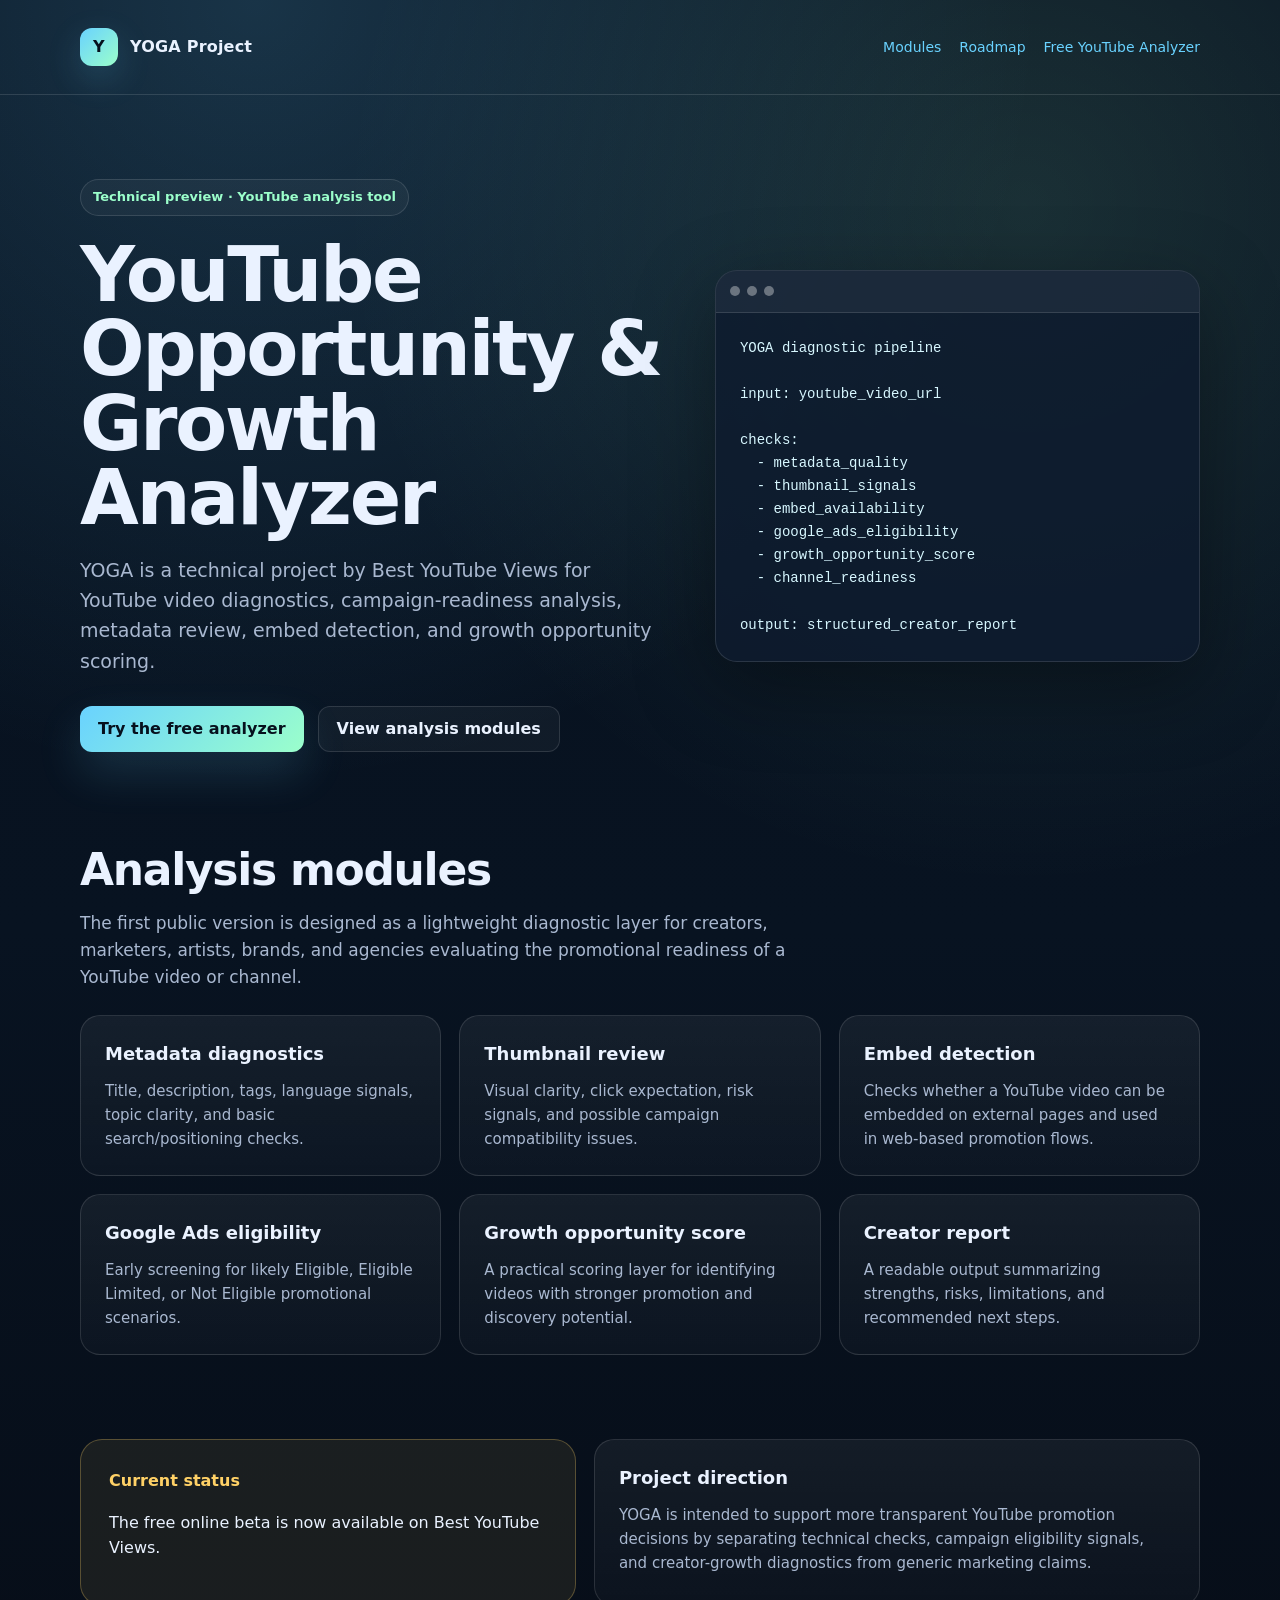
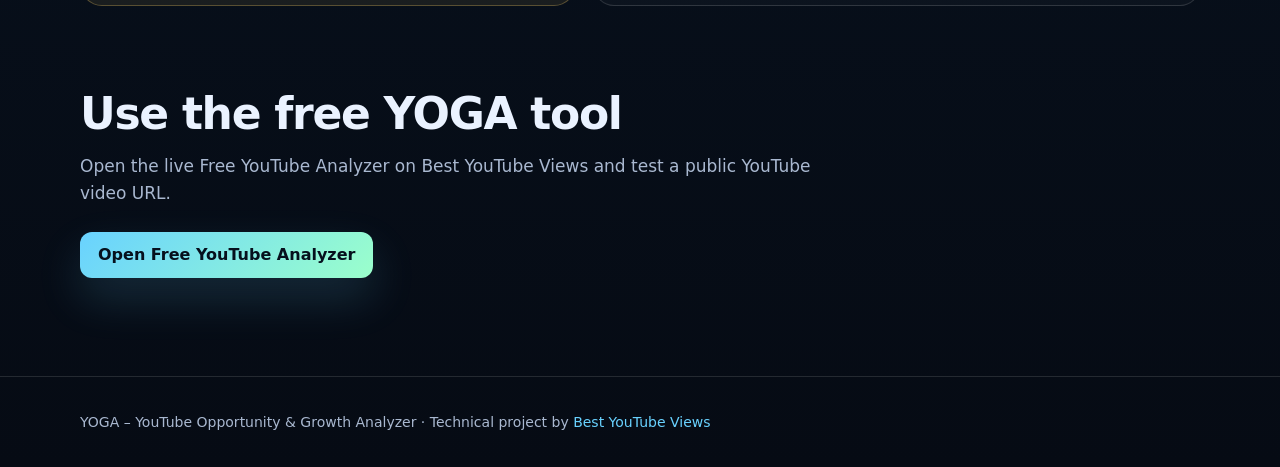
<file: index.html>
<!doctype html>
<html lang="en">
<head>
  <meta charset="utf-8">
  <meta name="viewport" content="width=device-width, initial-scale=1">
  <title>YOGA – YouTube Opportunity & Growth Analyzer</title>
  <meta name="description" content="YOGA is a free YouTube analyzer by Best YouTube Views for video diagnostics, growth opportunity scoring, metadata analysis, embed detection, and campaign-readiness signals.">
  <meta name="robots" content="index, follow">
  <meta property="og:title" content="YOGA – YouTube Opportunity & Growth Analyzer">
  <meta property="og:description" content="Free YouTube diagnostics and growth analysis tool by Best YouTube Views.">
  <meta property="og:type" content="website">
  <meta property="og:url" content="https://viralservice.github.io/youtube-opportunity-growth-analyzer/">
  <style>
    :root {
      --bg: #07111f;
      --panel: #0e1b2f;
      --panel-2: #12243e;
      --text: #eaf2ff;
      --muted: #a9b8d0;
      --line: rgba(255,255,255,.12);
      --accent: #69d2ff;
      --accent-2: #9bffcb;
      --warning: #ffd166;
      --shadow: 0 24px 80px rgba(0,0,0,.35);
    }

    * { box-sizing: border-box; }

    body {
      margin: 0;
      font-family: Inter, ui-sans-serif, system-ui, -apple-system, BlinkMacSystemFont, "Segoe UI", Arial, sans-serif;
      color: var(--text);
      background:
        radial-gradient(circle at 20% 0%, rgba(105,210,255,.18), transparent 34%),
        radial-gradient(circle at 80% 10%, rgba(155,255,203,.13), transparent 32%),
        linear-gradient(180deg, #07111f 0%, #081321 45%, #060b14 100%);
      line-height: 1.6;
    }

    a { color: var(--accent); text-decoration: none; }
    a:hover { text-decoration: underline; }

    .wrap {
      width: min(1120px, calc(100% - 40px));
      margin: 0 auto;
    }

    header {
      padding: 28px 0;
      border-bottom: 1px solid var(--line);
    }

    nav {
      display: flex;
      justify-content: space-between;
      align-items: center;
      gap: 20px;
    }

    .brand {
      display: flex;
      align-items: center;
      gap: 12px;
      font-weight: 800;
      letter-spacing: .2px;
    }

    .mark {
      width: 38px;
      height: 38px;
      display: grid;
      place-items: center;
      border-radius: 12px;
      background: linear-gradient(135deg, var(--accent), var(--accent-2));
      color: #06101d;
      font-weight: 900;
      box-shadow: 0 12px 34px rgba(105,210,255,.18);
    }

    .navlinks {
      display: flex;
      gap: 18px;
      font-size: 14px;
      color: var(--muted);
    }

    .hero {
      padding: 84px 0 52px;
      display: grid;
      grid-template-columns: 1.1fr .9fr;
      gap: 42px;
      align-items: center;
    }

    .eyebrow {
      display: inline-flex;
      align-items: center;
      gap: 8px;
      padding: 7px 12px;
      border: 1px solid var(--line);
      border-radius: 999px;
      color: var(--accent-2);
      background: rgba(255,255,255,.04);
      font-size: 13px;
      font-weight: 700;
    }

    h1 {
      margin: 22px 0 18px;
      font-size: clamp(42px, 7vw, 76px);
      line-height: .98;
      letter-spacing: -2.4px;
    }

    .lead {
      max-width: 680px;
      color: var(--muted);
      font-size: 19px;
    }

    .actions {
      display: flex;
      flex-wrap: wrap;
      gap: 14px;
      margin-top: 30px;
    }

    .button {
      display: inline-flex;
      align-items: center;
      justify-content: center;
      min-height: 46px;
      padding: 0 18px;
      border-radius: 12px;
      border: 1px solid var(--line);
      font-weight: 800;
    }

    .primary {
      color: #06101d;
      background: linear-gradient(135deg, var(--accent), var(--accent-2));
      border: none;
      box-shadow: 0 20px 45px rgba(105,210,255,.16);
    }

    .secondary { color: var(--text); background: rgba(255,255,255,.04); }

    .terminal {
      border: 1px solid var(--line);
      background: rgba(14,27,47,.82);
      border-radius: 22px;
      overflow: hidden;
      box-shadow: var(--shadow);
    }

    .bar {
      height: 42px;
      display: flex;
      align-items: center;
      gap: 7px;
      padding: 0 14px;
      background: rgba(255,255,255,.05);
      border-bottom: 1px solid var(--line);
    }

    .dot { width: 10px; height: 10px; border-radius: 50%; background: rgba(255,255,255,.35); }

    pre {
      margin: 0;
      padding: 24px;
      color: #d7f7ff;
      white-space: pre-wrap;
      font-size: 14px;
      line-height: 1.65;
    }

    code { font-family: ui-monospace, SFMono-Regular, Menlo, Consolas, monospace; }

    section { padding: 42px 0; }

    .grid {
      display: grid;
      grid-template-columns: repeat(3, 1fr);
      gap: 18px;
    }

    .card {
      padding: 24px;
      border: 1px solid var(--line);
      border-radius: 20px;
      background: linear-gradient(180deg, rgba(255,255,255,.055), rgba(255,255,255,.025));
    }

    .card h3 { margin: 0 0 10px; font-size: 18px; }
    .card p { margin: 0; color: var(--muted); font-size: 15px; }

    h2 {
      font-size: clamp(28px, 4vw, 44px);
      line-height: 1.08;
      letter-spacing: -1.3px;
      margin: 0 0 16px;
    }

    .section-lead {
      color: var(--muted);
      max-width: 760px;
      margin: 0 0 24px;
      font-size: 17px;
    }

    .status {
      display: grid;
      grid-template-columns: .9fr 1.1fr;
      gap: 18px;
      align-items: stretch;
    }

    .status-box {
      padding: 28px;
      border-radius: 22px;
      border: 1px solid rgba(255,209,102,.28);
      background: rgba(255,209,102,.08);
    }

    .status-box strong { color: var(--warning); }

    footer {
      margin-top: 40px;
      padding: 34px 0;
      border-top: 1px solid var(--line);
      color: var(--muted);
      font-size: 14px;
    }

    @media (max-width: 860px) {
      .hero, .status { grid-template-columns: 1fr; }
      .grid { grid-template-columns: 1fr; }
      .navlinks { display: none; }
      h1 { letter-spacing: -1.4px; }
    }
  </style>
</head>
<body>
  <header>
    <div class="wrap">
      <nav>
        <div class="brand"><span class="mark">Y</span><span>YOGA Project</span></div>
        <div class="navlinks">
          <a href="#modules">Modules</a>
          <a href="#roadmap">Roadmap</a>
          <a href="https://bestyoutubeviews.com/free-youtube-analyzer-tool/">Free YouTube Analyzer</a>
        </div>
      </nav>
    </div>
  </header>

  <main>
    <section class="hero wrap">
      <div>
        <span class="eyebrow">Technical preview · YouTube analysis tool</span>
        <h1>YouTube Opportunity & Growth Analyzer</h1>
        <p class="lead">
          YOGA is a technical project by Best YouTube Views for YouTube video diagnostics, campaign-readiness analysis,
          metadata review, embed detection, and growth opportunity scoring.
        </p>
        <div class="actions">
          <a class="button primary" href="https://bestyoutubeviews.com/free-youtube-analyzer-tool/">Try the free analyzer</a>
          <a class="button secondary" href="#modules">View analysis modules</a>
        </div>
      </div>
      <div class="terminal" aria-label="Example YOGA diagnostic output">
        <div class="bar"><span class="dot"></span><span class="dot"></span><span class="dot"></span></div>
        <pre><code>YOGA diagnostic pipeline

input: youtube_video_url

checks:
  - metadata_quality
  - thumbnail_signals
  - embed_availability
  - google_ads_eligibility
  - growth_opportunity_score
  - channel_readiness

output: structured_creator_report</code></pre>
      </div>
    </section>

    <section class="wrap" id="modules">
      <h2>Analysis modules</h2>
      <p class="section-lead">
        The first public version is designed as a lightweight diagnostic layer for creators, marketers, artists, brands,
        and agencies evaluating the promotional readiness of a YouTube video or channel.
      </p>
      <div class="grid">
        <article class="card">
          <h3>Metadata diagnostics</h3>
          <p>Title, description, tags, language signals, topic clarity, and basic search/positioning checks.</p>
        </article>
        <article class="card">
          <h3>Thumbnail review</h3>
          <p>Visual clarity, click expectation, risk signals, and possible campaign compatibility issues.</p>
        </article>
        <article class="card">
          <h3>Embed detection</h3>
          <p>Checks whether a YouTube video can be embedded on external pages and used in web-based promotion flows.</p>
        </article>
        <article class="card">
          <h3>Google Ads eligibility</h3>
          <p>Early screening for likely Eligible, Eligible Limited, or Not Eligible promotional scenarios.</p>
        </article>
        <article class="card">
          <h3>Growth opportunity score</h3>
          <p>A practical scoring layer for identifying videos with stronger promotion and discovery potential.</p>
        </article>
        <article class="card">
          <h3>Creator report</h3>
          <p>A readable output summarizing strengths, risks, limitations, and recommended next steps.</p>
        </article>
      </div>
    </section>

    <section class="wrap" id="roadmap">
      <div class="status">
        <div class="status-box">
          <strong>Current status</strong>
          <p>The free online beta is now available on Best YouTube Views.</p>
        </div>
        <div class="card">
          <h3>Project direction</h3>
          <p>
            YOGA is intended to support more transparent YouTube promotion decisions by separating technical checks,
            campaign eligibility signals, and creator-growth diagnostics from generic marketing claims.
          </p>
        </div>
      </div>
    </section>

    <section class="wrap">
      <h2>Use the free YOGA tool</h2>
      <p class="section-lead">
        Open the live Free YouTube Analyzer on Best YouTube Views and test a public YouTube video URL.
      </p>
      <p>
        <a class="button primary" href="https://bestyoutubeviews.com/free-youtube-analyzer-tool/">Open Free YouTube Analyzer</a>
      </p>
    </section>
  </main>

  <footer>
    <div class="wrap">
      YOGA – YouTube Opportunity & Growth Analyzer · Technical project by <a href="https://bestyoutubeviews.com/free-youtube-analyzer-tool/">Best YouTube Views</a>
    </div>
  </footer>
</body>
</html>
</file>
